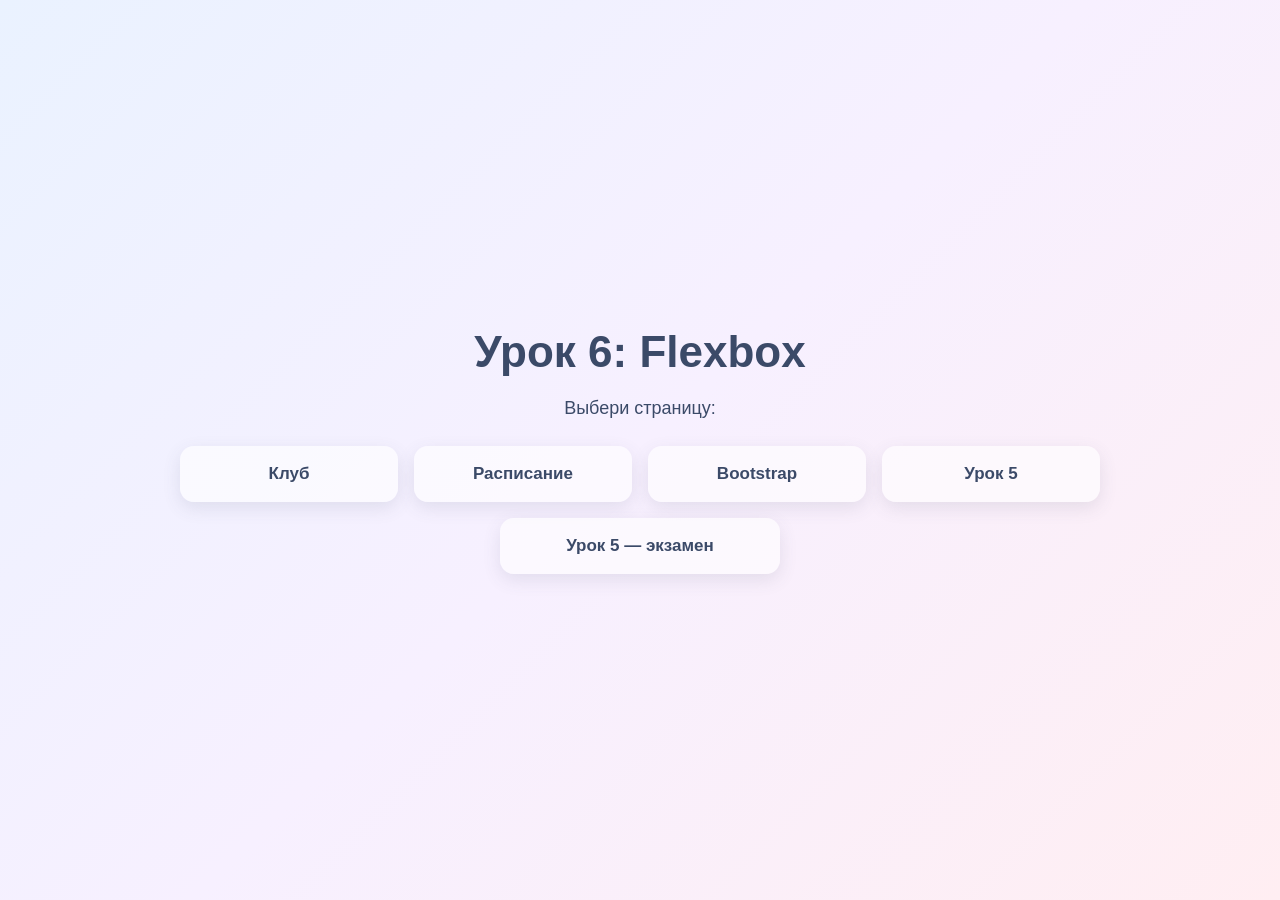
<file: index.html>
<!DOCTYPE html>
<html lang="ru">
<head>
  <meta charset="UTF-8">
  <meta name="viewport" content="width=device-width, initial-scale=1.0">
  <title>Урок 6 — Flexbox</title>
  <link rel="stylesheet" href="style.css">
</head>
<body class="home-page">
  <main class="container">
    <h1>Урок 6: Flexbox</h1>
    <p>Выбери страницу:</p>

   <nav class="menu">
  <a class="button" href="club.html">Клуб</a>

  <a class="button" href="schedule.html">Расписание</a>

  <a class="button" href="Bootstrap/index.html">
    Bootstrap
  </a>

  <a class="button" href="lesson%205/index.html">
    Урок 5
  </a>

  <a <a class="button" href="lesson%205%20extra/index.html">
  Урок 5 — экзамен
</a>
</nav>

  </main>
</body>
</html>
</file>
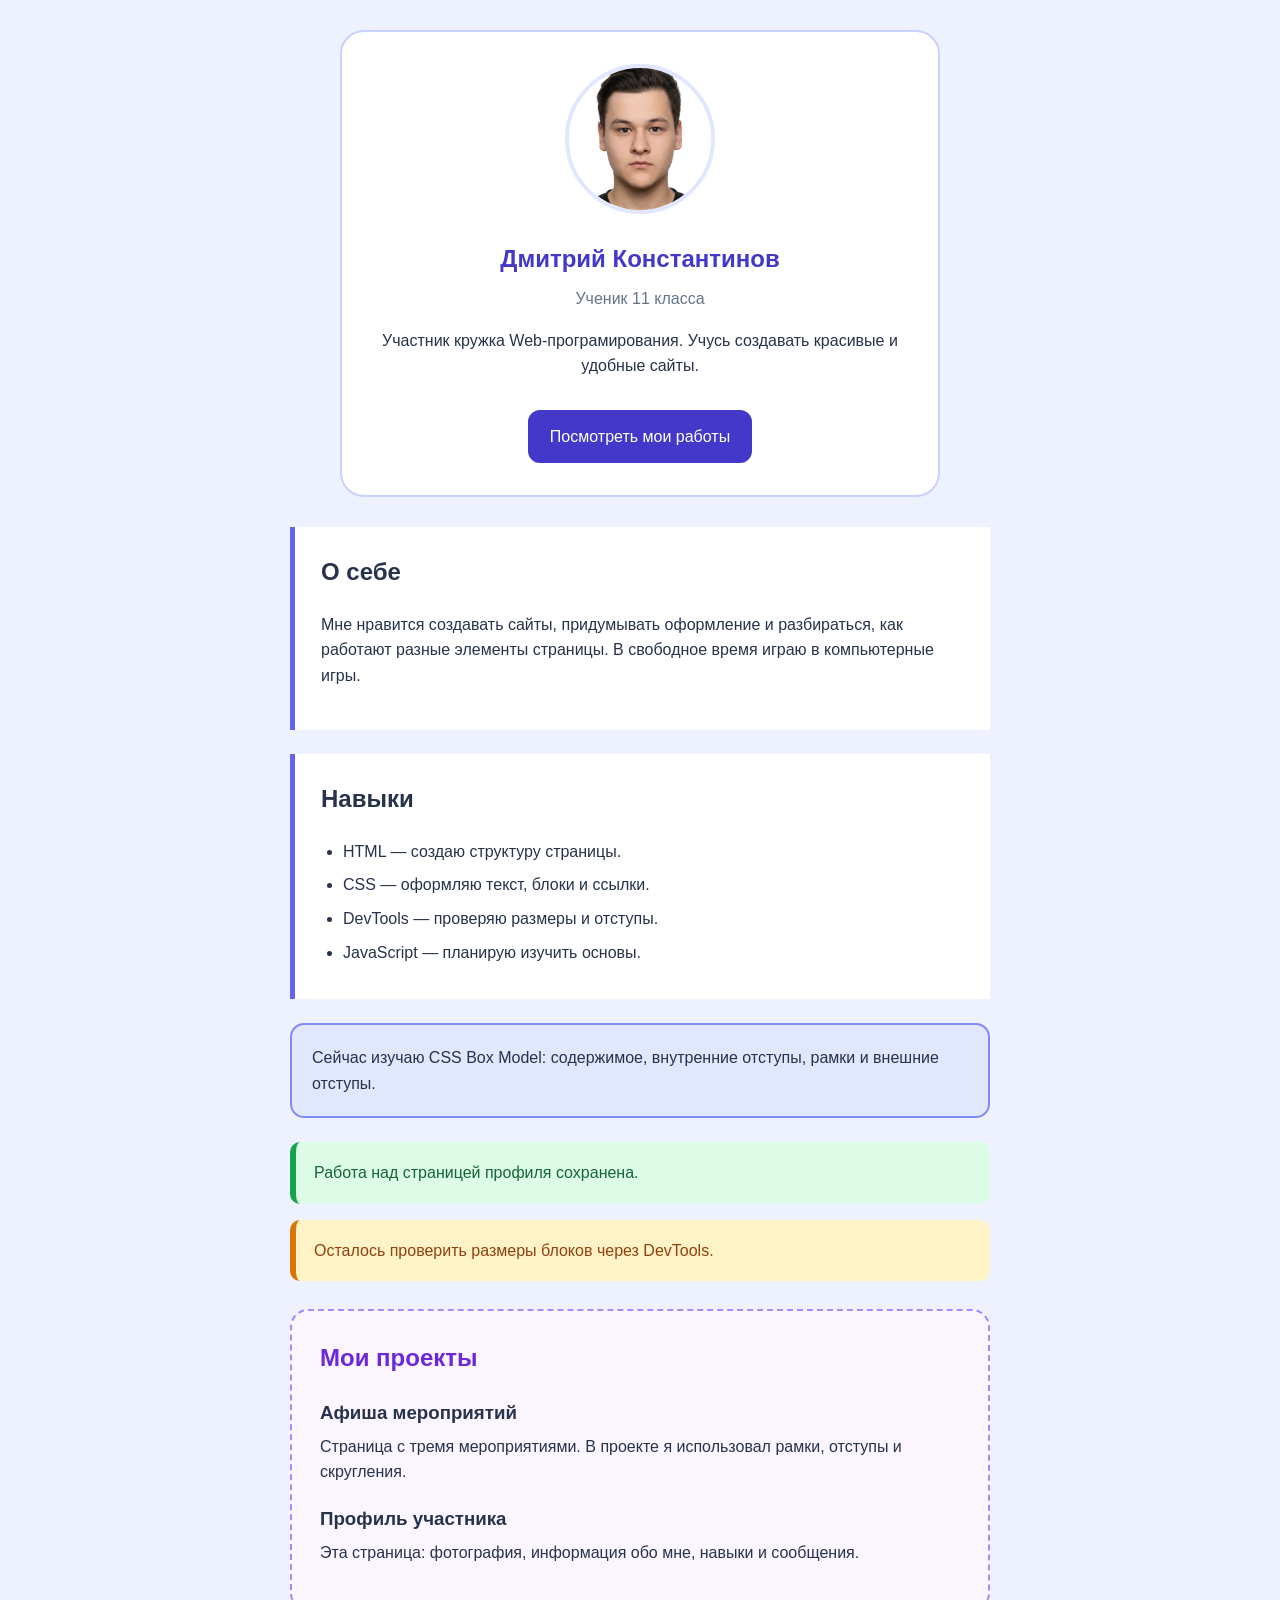
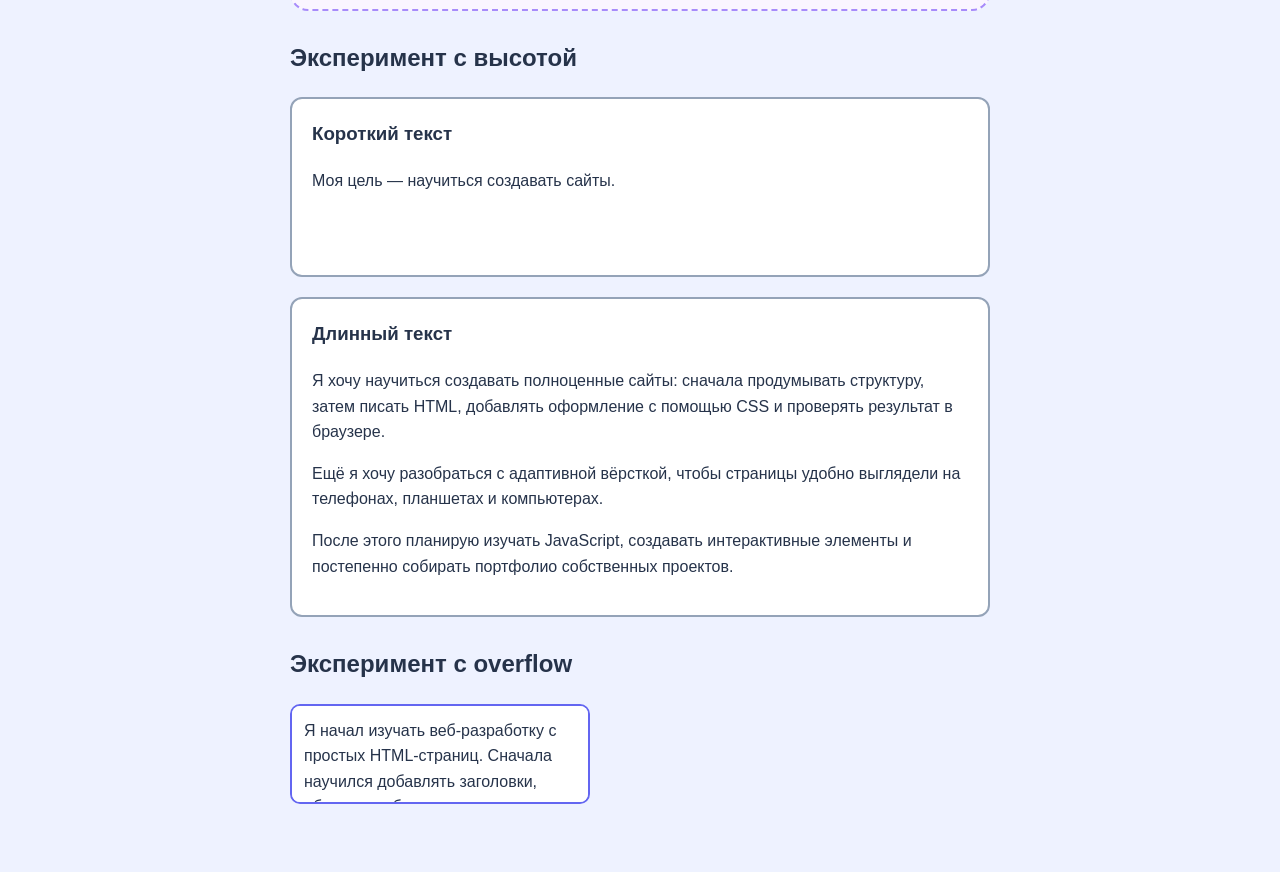
<file: lesson 5 extra/index.html>
<!DOCTYPE html>
<html lang="ru">
<head>
    <meta charset="UTF-8">
    <meta name="viewport" content="width=device-width, initial-scale=1.0">

    <title>Профиль участника кружка</title>

    <link rel="stylesheet" href="style.css">
</head>
<body>

    <main class="page">

        <section class="profile">
            <img src="Profile photo.jpg" alt="Фото Участника">

            <h1>Дмитрий Константинов</h1>

            <p class="subtitle">Ученик 11 класса</p>

            <p>
                Участник кружка Web-програмирования.
                Учусь создавать красивые и удобные сайты.
            </p>

            <a class="button" href="https://github.com/konstantinod71-blip/Game-zone">
                Посмотреть мои работы
            </a>
        </section>

        <section class="info-block">
            <h2>О себе</h2>

            <p>
                Мне нравится создавать сайты, придумывать оформление
                и разбираться, как работают разные элементы страницы.
                В свободное время играю в компьютерные игры.
            </p>
        </section>

        <section class="info-block">
            <h2>Навыки</h2>

            <ul>
                <li>HTML — создаю структуру страницы.</li>
                <li>CSS — оформляю текст, блоки и ссылки.</li>
                <li>DevTools — проверяю размеры и отступы.</li>
                <li>JavaScript — планирую изучить основы.</li>
            </ul>
        </section>

        <div class="notice">
            Сейчас изучаю CSS Box Model:
            содержимое, внутренние отступы, рамки и внешние отступы.
        </div>

        <div class="message success">
            Работа над страницей профиля сохранена.
        </div>

        <div class="message warning">
            Осталось проверить размеры блоков через DevTools.
        </div>

        <section class="projects" id="projects">
            <h2>Мои проекты</h2>

            <h3>Афиша мероприятий</h3>
            <p>
                Страница с тремя мероприятиями.
                В проекте я использовал рамки, отступы и скругления.
            </p>

            <h3>Профиль участника</h3>
            <p>
                Эта страница: фотография, информация обо мне,
                навыки и сообщения.
            </p>
        </section>

        <section class="experiments">
            <h2>Эксперимент с высотой</h2>

            <div class="height-demo">
                <h3>Короткий текст</h3>
                <p>Моя цель — научиться создавать сайты.</p>
            </div>

            <div class="height-demo">
                <h3>Длинный текст</h3>

                <p>
                    Я хочу научиться создавать полноценные сайты:
                    сначала продумывать структуру, затем писать HTML,
                    добавлять оформление с помощью CSS и проверять
                    результат в браузере.
                </p>

                <p>
                    Ещё я хочу разобраться с адаптивной вёрсткой,
                    чтобы страницы удобно выглядели на телефонах,
                    планшетах и компьютерах.
                </p>

                <p>
                    После этого планирую изучать JavaScript,
                    создавать интерактивные элементы и постепенно
                    собирать портфолио собственных проектов.
                </p>
            </div>
        </section>

        <section class="experiments">
            <h2>Эксперимент с overflow</h2>

            <div
                class="bio"
                tabindex="0"
                role="region"
                aria-label="Подробная биография"
            >
                Я начал изучать веб-разработку с простых HTML-страниц.
                Сначала научился добавлять заголовки, абзацы,
                изображения и ссылки. Затем познакомился с CSS:
                цветами, шрифтами, рамками и отступами.
                Сейчас я изучаю Box Model и проверяю размеры
                элементов через инструменты разработчика.
                В будущем хочу создать собственный сайт-портфолио,
                добавить в него свои проекты и продолжить
                изучение JavaScript.
            </div>
        </section>

    </main>

</body>
</html>
</file>
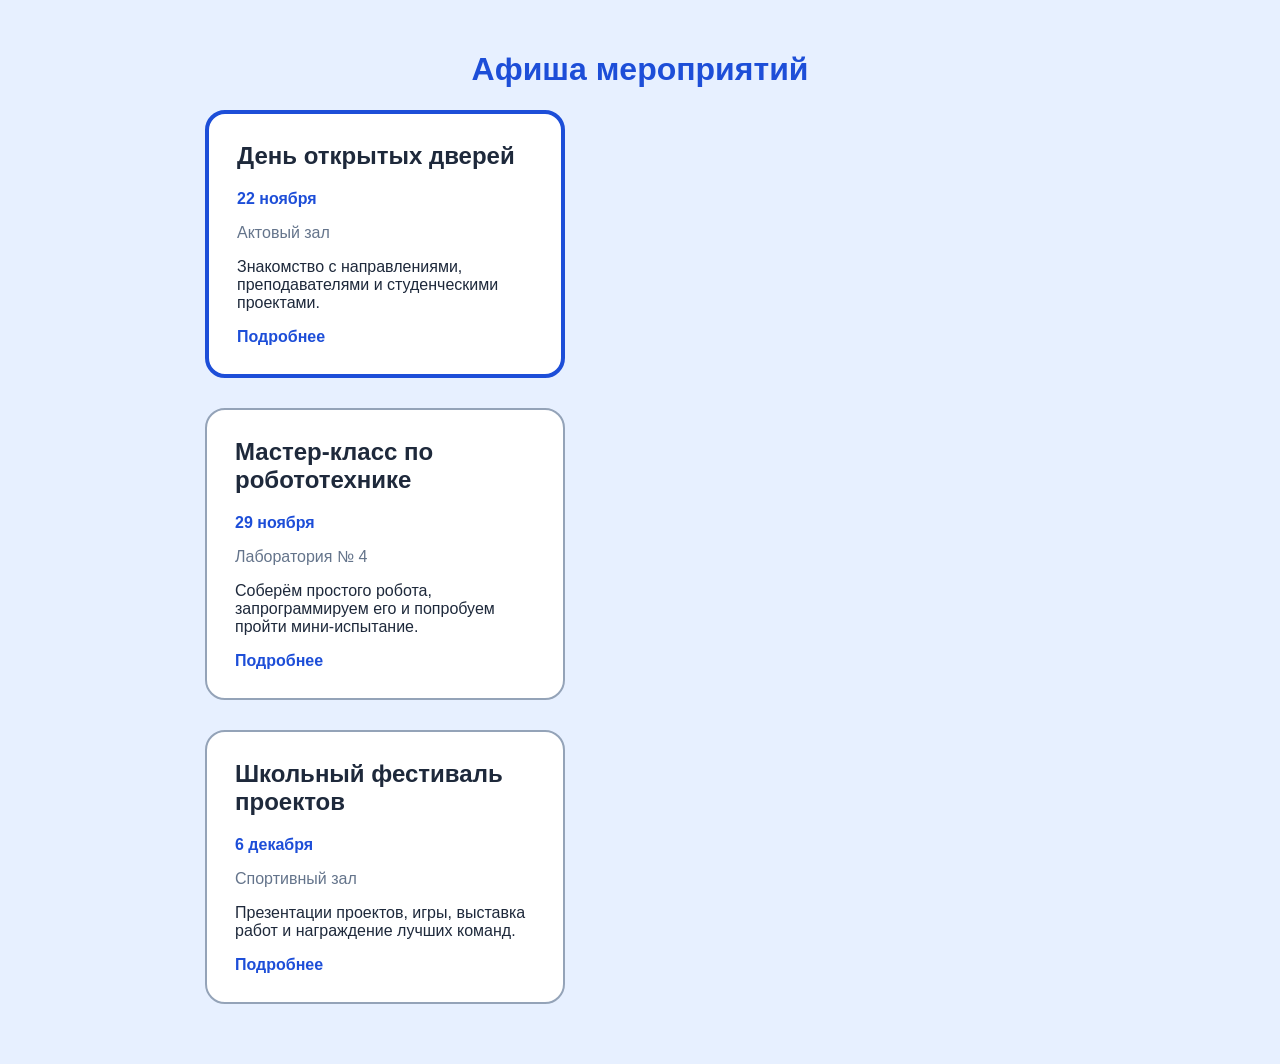
<file: lesson 5/index.html>
<!DOCTYPE html>
<html lang="ru">
<head>
    <meta charset="UTF-8">
    <meta name="viewport" content="width=device-width, initial-scale=1.0">
    <title>Афиша мероприятий</title>
    <link rel="stylesheet" href="style.css">
</head>
<body>

    <main class="events">
        <h1>Афиша мероприятий</h1>

        <div class="event-card important-event">
            <h2>День открытых дверей</h2>

            <p class="date">22 ноября</p>
            <p class="place">Актовый зал</p>

            <p>
                Знакомство с направлениями, преподавателями
                и студенческими проектами.
            </p>

            <a href="#">Подробнее</a>
        </div>

        <div class="event-card">
            <h2>Мастер-класс по робототехнике</h2>

            <p class="date">29 ноября</p>
            <p class="place">Лаборатория № 4</p>

            <p>
                Соберём простого робота, запрограммируем его
                и попробуем пройти мини-испытание.
            </p>

            <a href="#">Подробнее</a>
        </div>

        <div class="event-card">
            <h2>Школьный фестиваль проектов</h2>

            <p class="date">6 декабря</p>
            <p class="place">Спортивный зал</p>

            <p>
                Презентации проектов, игры, выставка работ
                и награждение лучших команд.
            </p>

            <a href="#">Подробнее</a>
        </div>
    </main>

</body>
</html>
</file>
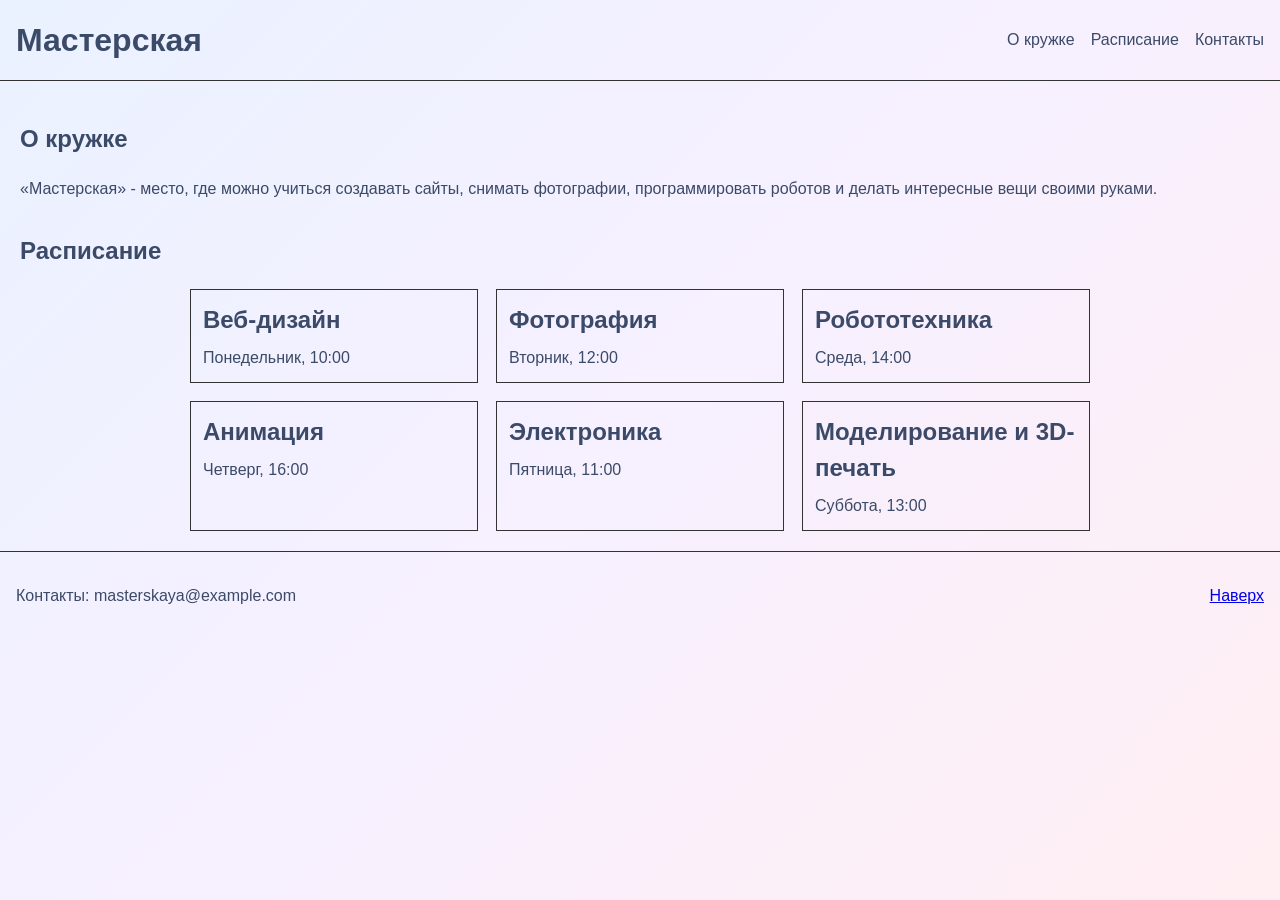
<file: club.html>
<!DOCTYPE html>
<html lang="ru">
<head>
  <meta charset="UTF-8">
  <meta name="viewport" content="width=device-width, initial-scale=1">
  <title>Мастерская</title>
  <link rel="stylesheet" href="style.css">
</head>
<body>
  <header class="club-header">
    <h1>Мастерская</h1>

    <nav>
      <a href="#about">О кружке</a>
      <a href="#schedule">Расписание</a>
      <a href="#contacts">Контакты</a>
    </nav>
  </header>

  <main>
    <section id="about">
      <h2>О кружке</h2>
      <p>
        «Мастерская» - место, где можно учиться создавать сайты, снимать
        фотографии, программировать роботов и делать интересные вещи своими руками.
      </p>
    </section>

    <section id="schedule">
      <h2>Расписание</h2>

      <div class="schedule">
        <article>
          <h2>Веб-дизайн</h2>
          <p>Понедельник, 10:00</p>
        </article>

        <article>
          <h2>Фотография</h2>
          <p>Вторник, 12:00</p>
        </article>

        <article>
          <h2>Робототехника</h2>
          <p>Среда, 14:00</p>
        </article>

        <article>
          <h2>Анимация</h2>
          <p>Четверг, 16:00</p>
        </article>

        <article>
          <h2>Электроника</h2>
          <p>Пятница, 11:00</p>
        </article>

        <article>
          <h2>Моделирование и 3D-печать</h2>
          <p>Суббота, 13:00</p>
        </article>
      </div>
    </section>
  </main>

  <footer id="contacts">
    <p>Контакты: masterskaya@example.com</p>
    <a href="#top">Наверх</a>
  </footer>
</body>
</html>
</file>
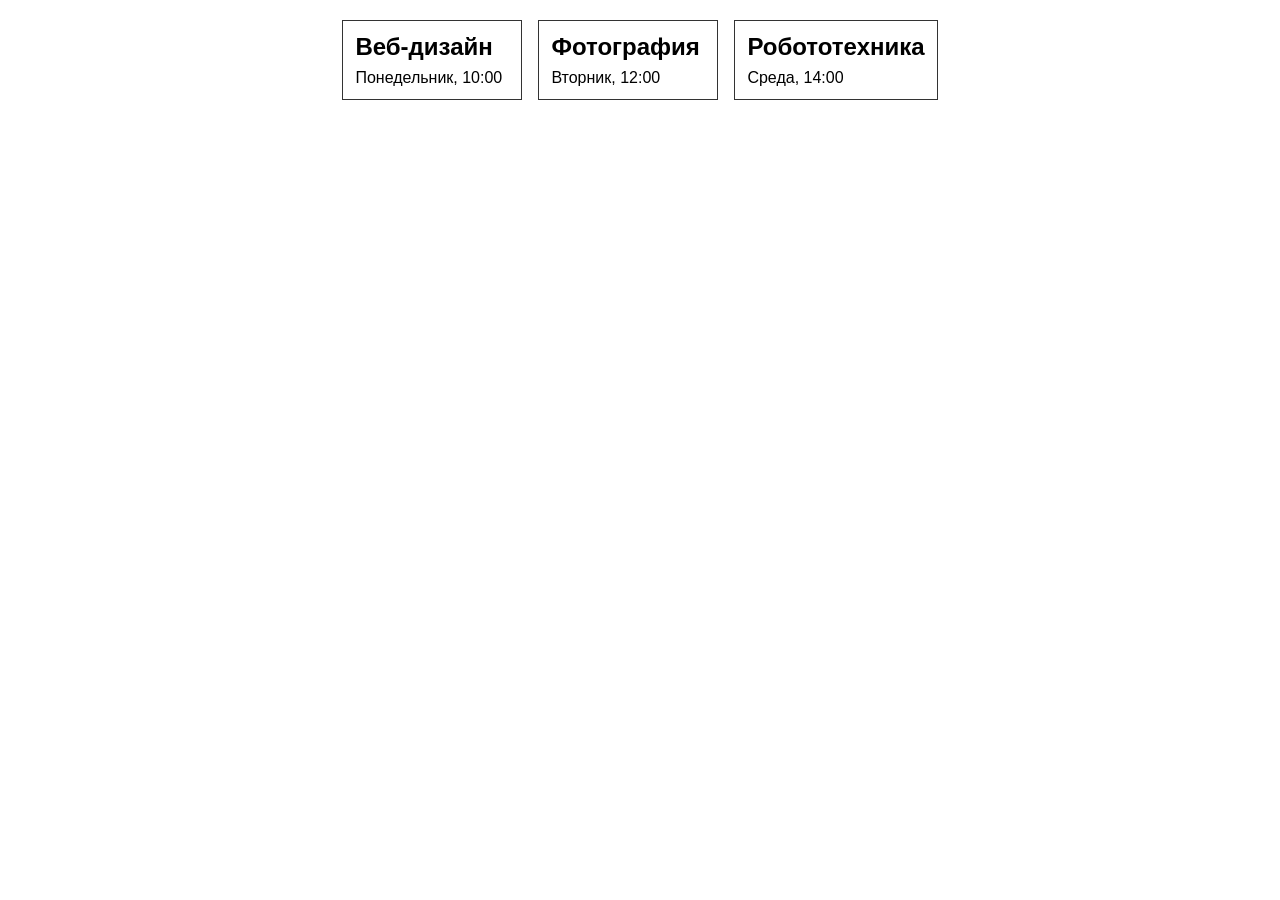
<file: schedule.html>
<!DOCTYPE html>
<html lang="ru">
<head>
  <meta charset="UTF-8">
  <title>Расписание</title>
  <style>
    * {
      box-sizing: border-box;
    }

    body {
      margin: 0;
      font-family: sans-serif;
    }

    .schedule {
      display: flex;
      flex-wrap: wrap;
      justify-content: center;
      gap: 16px;
      padding: 20px;
    }

    .schedule article {
      flex-basis: 180px;
      padding: 12px;
      border: 1px solid #333;
    }

    .schedule h2 {
      margin: 0 0 8px;
    }

    .schedule p {
      margin: 0;
    }
  </style>
</head>
<body id="top">
  <section class="schedule">
    <article>
      <h2>Веб-дизайн</h2>
      <p>Понедельник, 10:00</p>
    </article>

    <article>
      <h2>Фотография</h2>
      <p>Вторник, 12:00</p>
    </article>

    <article>
      <h2>Робототехника</h2>
      <p>Среда, 14:00</p>
    </article>
  </section>
</body>
</html>
</file>
<file: style.css>
* {
  box-sizing: border-box;
}

body {
  margin: 0;
  font-family: sans-serif;
  line-height: 1.5;
}

.club-header {
  display: flex;
  justify-content: space-between;
  align-items: center;
  gap: 16px;
  padding: 16px;
  border-bottom: 1px solid #333;
}

.club-header h1 {
  margin: 0;
}

.club-header nav {
  display: flex;
  gap: 16px;
}

.club-header a {
  color: inherit;
  text-decoration: none;
}

main {
  padding: 20px;
}

#about {
  margin-bottom: 32px;
}

.schedule {
  display: flex;
  flex-wrap: wrap;
  justify-content: center;
  gap: 18px;
  max-width: 900px;
  margin: 0 auto;
}

.schedule article {
  flex-basis: 288px;
  padding: 12px;
  border: 1px solid #333;
}


.schedule h2 {
  margin: 0 0 8px;
}

.schedule p {
  margin: 0;
}

footer {
  display: flex;
  justify-content: space-between;
  align-items: center;
  gap: 16px;
  padding: 16px;
  border-top: 1px solid #333;
}

@media (max-width: 600px) {
  .club-header {
    flex-direction: column;
    align-items: flex-start;
  }

  .club-header nav {
    flex-wrap: wrap;
  }
}
body {
  margin: 0;
  min-height: 100vh;
  font-family: "Segoe UI", Inter, Arial, sans-serif;
  background: linear-gradient(135deg, #eaf2ff, #f7f0ff, #ffeef2);
  color: #3b4a68;
}

.container {
  text-align: center;
  padding: 40px;
}

.menu {
  display: flex;
  gap: 20px;
  justify-content: center;
  margin-top: 30px;
}

.button {
  display: inline-block;
  padding: 14px 28px;
  border-radius: 14px;
  background: rgba(255, 255, 255, 0.65);
  color: #3b4a68;
  text-decoration: none;
  font-weight: 600;
  box-shadow: 0 6px 18px rgba(70, 83, 107, 0.12);
}

.button:hover {
  background: #ffffff;
}
.home-page {
  min-height: 100vh;
  display: flex;
  align-items: center;
  justify-content: center;
}
/* Только главная страница */
.home-page,
.home-page * {
  box-sizing: border-box;
}

.home-page {
  margin: 0;
  min-height: 100vh;
  min-height: 100svh;
  padding: 24px;

  display: flex;
  align-items: center;
  justify-content: center;
}

.home-page .container {
  width: 100%;
  max-width: 960px;
  min-width: 0;
  margin: 0 auto;
  padding: 32px 20px;
  text-align: center;
}

.home-page h1 {
  margin: 0 0 16px;
  font-size: clamp(28px, 5vw, 44px);
  line-height: 1.2;
  overflow-wrap: anywhere;
}

.home-page p {
  margin: 0 0 24px;
  font-size: 18px;
  line-height: 1.5;
}

.home-page .menu {
  display: flex;
  flex-wrap: wrap;
  justify-content: center;
  gap: 16px;
  margin-top: 24px;
}

.home-page .menu .button {
  display: flex;
  align-items: center;
  justify-content: center;

  flex: 1 1 200px;
  max-width: 280px;
  min-width: 0;
  min-height: 52px;
  padding: 16px 20px;

  border-radius: 14px;
  background: rgba(255, 255, 255, 0.65);
  color: #3b4a68;
  text-decoration: none;
  font-size: 17px;
  font-weight: 600;
  line-height: 1.4;
  overflow-wrap: anywhere;

  box-shadow: 0 6px 18px rgba(70, 83, 107, 0.12);
}

.home-page .menu .button:hover {
  background: #ffffff;
}

.home-page .menu .button:focus-visible {
  outline: 3px solid #596fa5;
  outline-offset: 4px;
}

/* Узкие экраны: кнопки в один столбик */
@media (max-width: 600px) {
  .home-page {
    padding: 16px;
  }

  .home-page .container {
    padding: 24px 0;
  }

  .home-page .menu {
    flex-direction: column;
    gap: 12px;
  }

  .home-page .menu .button {
    flex: 0 1 auto;
    width: 100%;
    max-width: none;
  }
}
</file>
<file: lesson 5 extra/style.css>
* {
    box-sizing: border-box;
}

body {
    margin: 0;
    background: #eef2ff;
    color: #26334a;
    font-family: Arial, sans-serif;
    line-height: 1.6;
}

.page {
    max-width: 900px;
    margin: 0 auto;
    padding: 0 16px 40px;
}

.profile {
    width: 100%;
    max-width: 600px;

    margin: 30px auto;
    padding: 32px;

    border: 2px solid #c7d2fe;
    border-radius: 24px;

    background: white;
    text-align: center;
}

.profile img {
    width: 150px;
    height: 150px;

    border: 4px solid #e0e7ff;
    border-radius: 50%;

    object-fit: cover;
}

.profile h1 {
    margin: 18px 0 8px;
    color: #4338ca;
}

.subtitle {
    margin: 0 0 12px;
    color: #64748b;
}

.button {
    display: inline-block;

    margin-top: 15px;
    padding: 12px 20px;

    border: 2px solid #4338ca;
    border-radius: 12px;

    background: #4338ca;
    color: white;

    text-decoration: none;
}

.button:hover {
    background: #3730a3;
    border-color: #3730a3;
}


.info-block {
    max-width: 700px;

    margin: 24px auto;
    padding: 26px;

    border-left: 5px solid #6366f1;

    background: white;
}

.info-block h2 {
    margin-top: 0;
}

.info-block ul {
    margin-bottom: 0;
    padding-left: 22px;
}

.info-block li {
    margin-bottom: 8px;
}

.notice {
    max-width: 700px;

    margin: 24px auto;
    padding: 20px;

    border: 2px solid #818cf8;
    border-radius: 14px;

    background: #e0e7ff;
}

.message {
    max-width: 700px;

    margin: 16px auto;
    padding: 18px;

    border-radius: 10px;
}

.success {
    border-left: 6px solid #16a34a;
    background: #dcfce7;
    color: #166534;
}

.warning {
    border-left: 6px solid #d97706;
    background: #fef3c7;
    color: #92400e;
}

.projects {
    max-width: 700px;

    margin: 28px auto;
    padding: 28px;

    border: 2px dashed #a78bfa;
    border-radius: 18px;

    background: #faf5ff;
}

.projects h2 {
    margin-top: 0;
    color: #6d28d9;
}

.projects h3 {
    margin-bottom: 6px;
}

.projects p {
    margin-top: 0;
}

.experiments {
    max-width: 700px;
    margin: 28px auto;
}

.height-demo {
    min-height: 180px;

    margin-bottom: 20px;
    padding: 20px;

    border: 2px solid #94a3b8;
    border-radius: 12px;

    background: white;
}

.height-demo h3 {
    margin-top: 0;
}

.bio {
    width: 300px;
    height: 100px;

    padding: 12px;

    border: 2px solid #6366f1;
    border-radius: 10px;

    background: white;

    overflow: auto;
}
</file>
<file: lesson 5/style.css>
* {
    box-sizing: border-box;
}

body {
    margin: 0;
    background: #e7f0ff;
    font-family: Arial, sans-serif;
    color: #1e293b;
}

.events {
    max-width: 900px;
    margin: 0 auto;
    padding: 30px 15px;
}

h1 {
    text-align: center;
    color: #1d4ed8;
}

.event-card {
    width: 360px;
    padding: 28px;
    margin-bottom: 30px;

    background: white;

    border: 2px solid #94a3b8;
    border-radius: 20px;
}

.event-card h2 {
    margin-top: 0;
}

.date {
    color: #1d4ed8;
    font-weight: bold;
}

.place {
    color: #64748b;
}

.event-card a {
    color: #1d4ed8;
    text-decoration: none;
    font-weight: bold;
}

.event-card a:hover {
    text-decoration: underline;
}

.important-event {
    border: 4px solid #1d4ed8;
}
</file>
